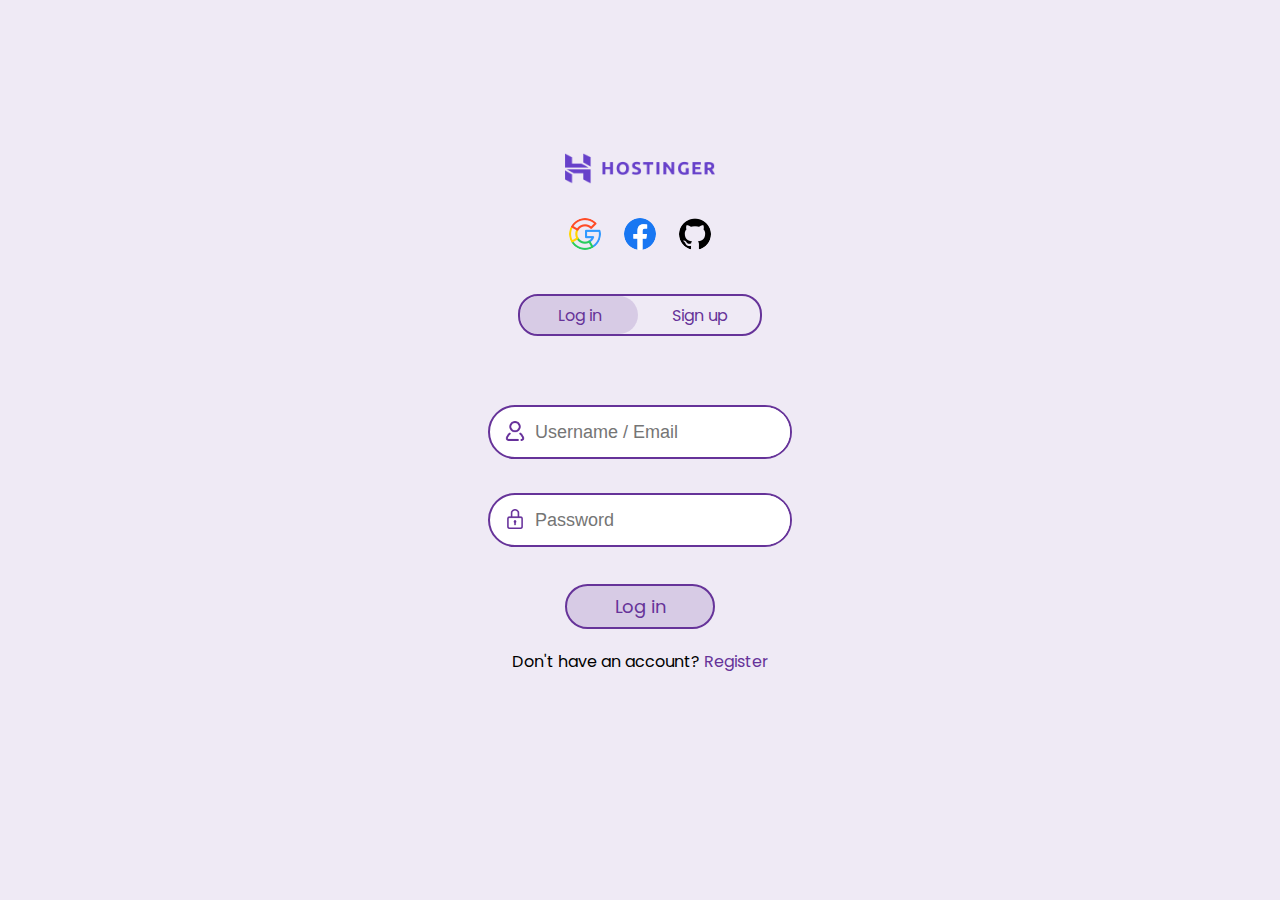
<file: login.html>
<!DOCTYPE html>
<html lang="en-US">
<head>
	<meta charset="utf-8">
	<meta name="description" content="Hostinger is a web hosting company with a mission to help everyone who goes online succeed. We accomplish this by continuously developing server technology, giving expert assistance, and ensuring a flawless online website hosting experience.">
	<meta name="keywords" content="Best Hosting Provider,India's to hosting provider, best server price, mine craft hosting,free ssl,domain at low cost, find the best domain, 24*7 support,wordpress,hostinger login.hostinger register">
	<meta name="robots" content="INDEX,FOLLOW"/>
	<meta name="title" content="Hostinger|#1 India's Top Hosting Provider-Copy">
	<link rel="preconnect" href="https://fonts.googleapis.com">
	<link rel="preconnect" href="https://fonts.gstatic.com" crossorigin>
	<link href="https://fonts.googleapis.com/css2?family=League+Spartan&family=Poppins&display=swap" rel="stylesheet">
	<meta name="viewport" content="width=device-width, initial-scale=1">
	<link rel="stylesheet" type="text/css" href="css/login.css">
	<link rel="icon" type="image/x-icon" href="images/favicon.ico">
	<title>Account | Hostinger</title>
</head>
<body>
<section>
		<div class="form-container">
			<div class="logo">
				<a href="index.html"><img src="images/Hostinger.png" alt="Hostinger logo"></a>
			</div>

			<div class="social">
				<img src="images/google.png" alt="google">
				<img src="images/facebook.png" alt="facebook">
				<img src="images/github.png" alt="github">
			</div>

			<div class="buttons">
				<button class="btn" id="btn" name="hover"></button>
				<button type="button" class="tog-btn" onclick="login()" name="login">Log in</button>
				<button type="button" class="tog-btn" onclick="register()" name="register">Sign up</button>
			</div>

			<form class="login" id="form_login">
					<div class="l-in">
						<img src="images/log-profile.png" alt="profile">
						<input type="text" name="name/email" placeholder="Username / Email" autocomplete="off" required>
					</div>
					<div class="l-in">
						<img src="images/pw.png" alt="lock">
						<input type="password" name="password" placeholder="Password" autocomplete="off" required>
					</div>
				<button type="submit" name="login-button">Log in</button>
				<p>Don't have an account? <a href="#"onclick="register()">Register</a></p>
			</form>


			<form class="register" id="form_register">
					<div class="r-in">
						<img src="images/log-profile.png" alt="profile">
						<input type="text" name="name" placeholder="Name" autocomplete="off" required>
					</div>
					<div class="r-in">
						<img src="images/mail.png" alt="mail">
						<input type="email" name="e-mail" placeholder="Email" autocomplete="off" required>
					</div>
					<div class="r-in">
						<img src="images/pw.png" alt="lock">
						<input type="password" name="password" placeholder="Password" autocomplete="off" required>
					</div>
				<button type="submit" name="signup">Continue</button>
				<p>Already have an account? <a href="#" onclick="login()">Sign in</a></p>
			</form>

		</div>
	</section>

<script type="text/javascript">
	var form_login = document.getElementById("form_login");	
	var form_register = document.getElementById("form_register");
	var btn = document.getElementById("btn");	

	function register() {
		form_login.style.left="-400px";
		form_register.style.left="0px";
		btn.style.left="12.3rem";
	}

	function login() {
		form_login.style.left="0px";
		form_register.style.left="400px";
		btn.style.left="0rem";
	}
</script>


</body>
</html>
</file>
<file: css/login.css>
*{
	padding: 0;
	margin: 0;
}
:root{
	--backgound: rgba(102, 51, 153,0.1);
}
html{
	font-size: 62.5%;
	scroll-behavior: smooth;
}
body{
	font-family: Poppins;
}
button{
	font-family: poppins;
	transition-duration: 0.3s;
	background: rgba(102, 51, 153,0.17);
	color: #663399;
}
button:hover{
	box-shadow: 10px 15px 23px -11px rgba(102,51,153,1);
	cursor: pointer;
	transition-duration: 0.3s;
}
a{
	text-decoration: none;
	color: rebeccapurple;
}
input{
	color: rebeccapurple;
}
.tog-btn{
	width: 49%;
	height: 3.8rem;
	position: relative;
	font-family: poppins;
	font-size: 1.6rem;
	border-radius: 2rem;
	border: none;
	background: transparent;
}
#btn{
	position: absolute;
	width: 49%;
	background: rgba(102, 51, 153,0.17);
	height: 3.8rem;
	border-radius: 2rem;
	border: none;
	left: 0rem;
	transition-duration: 0.4s;
}
.tog-btn:hover{
	transform: none;
}
.buttons{
	width: 60%;
	margin: 2rem auto;
	border: 0.2rem solid rebeccapurple;
	text-align: center;
	position: relative;
	border-radius: 2rem;
}
.logo{
	width: 40%;
	margin: 1.9rem auto;
	text-align: center;
}
.logo img{
	width: 15rem;
}
.social{
	width: 60%;
	margin: 2rem auto 3.9rem auto;
	text-align: center;
}
.social img{
	margin: 0rem 1rem;
	border-radius: 50%;
	transition-duration: 0.3s;
	width: 32px;
	height: auto;
}
.social img:hover{
	box-shadow: 10px 15px 23px -11px rgba(102,51,153,1);
	transform: translate(2px,2px);
	cursor: pointer;
	transition-duration: 0.3s;
}
/******************************************LOGIN PAGE******************************************/
section{
	width: 100%;
	height: 100vh;
	background: white;
	display: flex;
	justify-content: center;
	align-items: center;
	background: var(--backgound);
}
.form-container{
	width: 40rem;
	height: 65rem;
	position: relative;
	overflow: hidden;
}
.login{
	min-width: 300px;
	width: 40rem;
	height: 35rem;
	display: flex;
	flex-direction: column;
	justify-content: center;
	align-items: center;
	text-align: center;
	z-index: 100;
	position: absolute;
	transition-duration: 0.4s;
}
.l-in{
	position: relative;
	background-color: white;
	border: 0.2rem solid rebeccapurple;
	border-radius: 4rem;
	width: 75%;
	height: 5rem;
	margin: 1.7rem;
}
.login img{
	position: absolute;
	color: rebeccapurple;
	width: 20px;
	height: auto;
	top: 27%;
	left: 5%;
}
.login input{
	width: 85%;
	height: 5rem;
	float: right;
	outline: none;
	border: none;
	border-top-right-radius: 4rem;
	border-bottom-right-radius: 4rem;
	font-size: 1.8rem;
}
.login button{
	width: 15rem;
	height: 4.5rem;
	border: none;
	border-radius: 4rem;
	font-size: 1.8rem;
	margin: 2rem;
	border: 0.2rem solid rebeccapurple;
}
.login p{
	font-size: 1.6rem;
}
/**********************************************************************************************/


/******************************************REGISTRATION PAGE******************************************/
.register{
	min-width: 300px;
	width: 40rem;
	height: 38rem;
	display: flex;
	position: absolute;
	flex-direction: column;
	align-items: center;
	text-align: center;
	z-index: 100;
	transition-duration: 0.4s;
}
.r-in{
	position: relative;
	background-color: white;
	border: 0.2rem solid rebeccapurple;
	border-radius: 4rem;
	width: 75%;
	height: 5rem;
	margin: 1.7rem;
}
.register img{
	position: absolute;
	color: rebeccapurple;
	width: 20px;
	height: auto;
	top: 27%;
	left: 5%;
}
.register input{
	width: 85%;
	height: 5rem;
	float: right;
	outline: none;
	border: none;
	border-top-right-radius: 4rem;
	border-bottom-right-radius: 4rem;
	font-size: 1.8rem;
}
.register button{
	width: 15rem;
	height: 4.5rem;
	border: none;
	border-radius: 4rem;
	font-size: 1.8rem;
	margin: 2rem;
	color: rebeccapurple;
	border: 0.2rem solid rebeccapurple;
}
.register p{
	font-size: 1.6rem;
}
/*****************************************************************************************************/
#form_login{
	left: 0px;
}
#form_register{
	left: 400px;
}
/******************************Responsiveness***************************/
@media(max-width: 415px){
	html{
		font-size: 55%;
	}
}
@media(max-width: 350px){
	html{
		font-size: 50%;
	}
}
</file>
